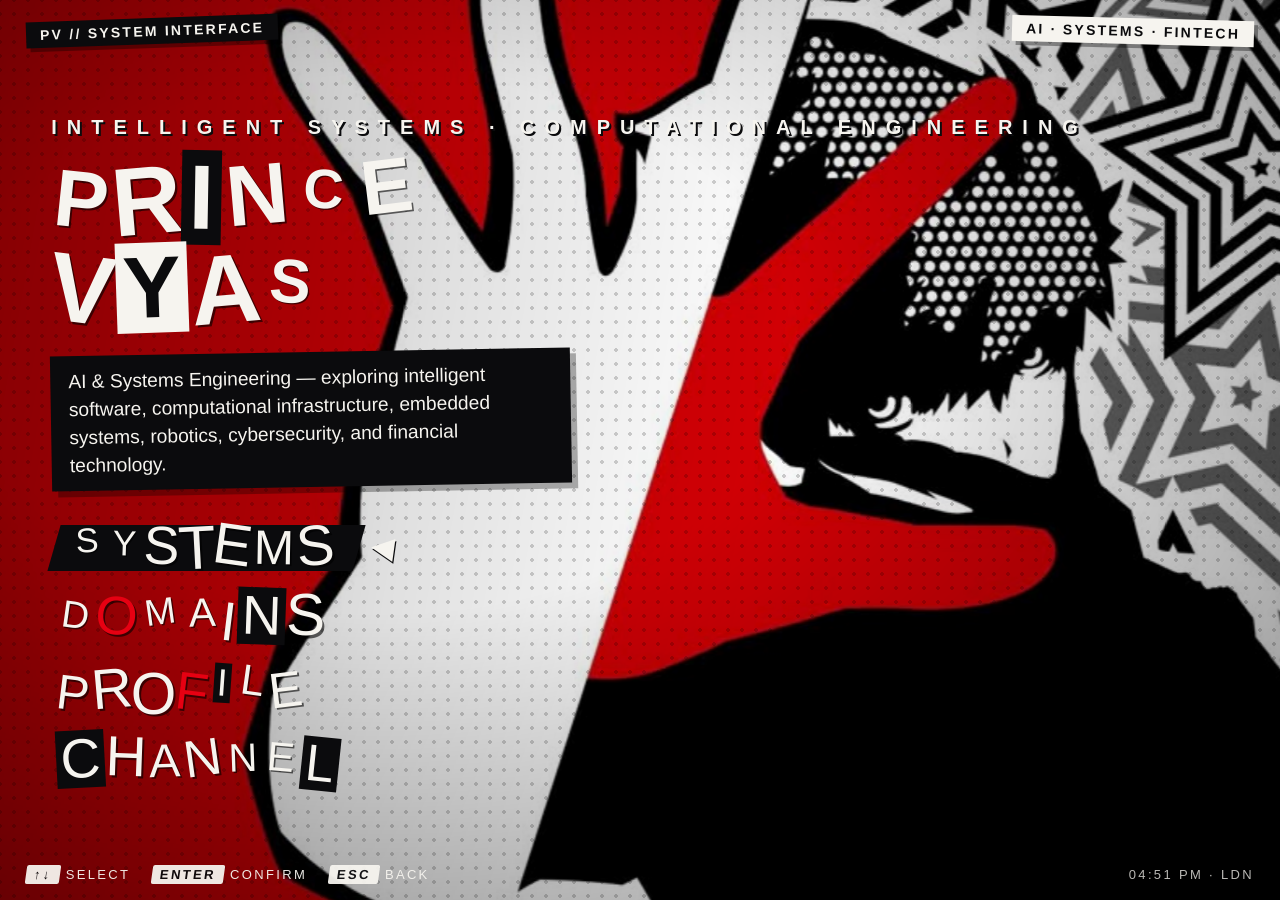
<file: index.html>
<!DOCTYPE html>
<html lang="en">
<head>
<meta charset="UTF-8">
<meta name="viewport" content="width=device-width, initial-scale=1.0">
<title>Prince Vyas · AI, Systems Engineering, Embedded, Cybersecurity & FinTech</title>
<meta name="description" content="Prince Vyas — student builder exploring AI, systems engineering, embedded systems, robotics, cybersecurity, cloud infrastructure, distributed systems, automation and FinTech.">
<meta name="keywords" content="Prince Vyas, AI, artificial intelligence, systems engineering, software engineering, embedded systems, robotics, cybersecurity, cloud infrastructure, distributed systems, computer vision, networking, automation, FinTech, financial technology, engineering portfolio">
<link rel="canonical" href="https://zenxprince.github.io/">
<meta property="og:type" content="website">
<meta property="og:url" content="https://zenxprince.github.io/">
<meta property="og:title" content="Prince Vyas · AI / Systems / FinTech">
<meta property="og:description" content="AI, systems engineering, embedded systems, cybersecurity, robotics and FinTech portfolio by Prince Vyas.">
<meta property="og:site_name" content="Prince Vyas">
<meta name="twitter:card" content="summary_large_image">
<meta name="twitter:title" content="Prince Vyas · AI / Systems / FinTech">
<meta name="twitter:description" content="AI, systems engineering, embedded systems, cybersecurity, robotics and FinTech portfolio by Prince Vyas.">
<meta name="robots" content="index, follow, max-image-preview:large, max-snippet:-1, max-video-preview:-1">
<script type="application/ld+json">
{
  "@context": "https://schema.org",
  "@type": "Person",
  "@id": "https://zenxprince.github.io/#person",
  "name": "Prince Vyas",
  "url": "https://zenxprince.github.io/",
  "description": "Student and technology builder exploring AI, systems engineering, embedded systems, robotics, cybersecurity and digital infrastructure.",
  "sameAs": [
    "https://www.linkedin.com/in/prince-vyas-86621b430",
    "https://github.com/ZenxPrince"
  ],
  "jobTitle": "Student and Technology Builder",
  "knowsAbout": [
    "Artificial Intelligence",
    "Systems Engineering",
    "Embedded Systems",
    "Robotics",
    "Cybersecurity",
    "Cloud Infrastructure",
    "Distributed Systems",
    "Automation",
    "Financial Technology"
  ]
}
</script>
<link rel="stylesheet" href="css/style.css">
</head>
<body data-screen="home">

<!-- Background art layers -->
<div id="bg" aria-hidden="true">
  <div class="bg-layer" id="bg-stripes"></div>
  <svg class="bg-star" style="left:6%;top:8%;width:26vmax;height:26vmax" viewBox="0 0 100 100">
    <polygon points="50,0 60,35 98,35 68,57 78,94 50,72 22,94 32,57 2,35 40,35" fill="#000"/>
  </svg>
  <svg class="bg-star s2" style="right:4%;bottom:6%;width:34vmax;height:34vmax" viewBox="0 0 100 100">
    <polygon points="50,0 60,35 98,35 68,57 78,94 50,72 22,94 32,57 2,35 40,35" fill="#fff"/>
  </svg>
  <!-- Per-screen menu artwork: assets/menus/<screen>.jpg
       Each falls back to the CSS stripes if its file is missing -->
  <img class="menu-art" id="art-home" src="assets/menus/home.jpg" alt=""
       onload="document.body.classList.add('has-art-home')" onerror="this.remove()">
  <img class="menu-art" id="art-skills" src="assets/menus/skills.jpg" alt=""
       onload="document.body.classList.add('has-art-skills')" onerror="this.remove()">
  <img class="menu-art" id="art-about" src="assets/menus/about.jpg" alt=""
       onload="document.body.classList.add('has-art-about')" onerror="this.remove()">
  <img class="menu-art" id="art-contact" src="assets/menus/contact.jpg" alt=""
       onload="document.body.classList.add('has-art-contact')" onerror="this.remove()">
  <div class="bg-layer" id="bg-halftone"></div>
  <div class="bg-layer" id="bg-vignette"></div>
</div>
<div id="slash" aria-hidden="true"></div>

<!-- Hero art: drop your file at assets/hero.png (transparent PNG looks best) -->

<!-- Screen transition wipe -->
<div id="wipe" aria-hidden="true">
  <div class="pane p3"></div>
  <div class="pane p2"></div>
  <div class="pane p1"></div>
  <div class="flash"></div>
</div>

<!-- Custom animated cursor + select sound -->
<div id="cursor" class="target-cursor" aria-hidden="true">
  <span class="tc-corner tc-tl"></span>
  <span class="tc-corner tc-tr"></span>
  <span class="tc-corner tc-bl"></span>
  <span class="tc-corner tc-br"></span>
  <span class="tc-dot"></span>
</div>
<audio id="sfx-select" src="assets/sfx/select.mp3" preload="auto"></audio>

<div id="shell">
  <div id="hud-top">
    <div class="hud-tag">PV // SYSTEM INTERFACE</div>
    <div class="hud-tag alt">AI · SYSTEMS · FINTECH</div>
  </div>

  <div id="stage">

    <!-- HOME -->
    <section class="screen active" id="screen-home" aria-label="Main menu">
      <div id="intro-eyebrow">Intelligent systems · computational engineering</div>
      <h1 id="big-name" class="cursor-target">
        <span class="ransom" data-ransom="PRINCE"></span>
        <span class="ransom" data-ransom="VYAS"></span>
      </h1>
      <p id="tagline">
        AI & Systems Engineering — exploring intelligent software, computational infrastructure,
        embedded systems, robotics, cybersecurity, and financial technology.
      </p>
      <nav id="menu" aria-label="Sections">
        <button class="menu-item sel cursor-target" data-target="projects">
          <span class="ransom" data-ransom="SYSTEMS"></span><span class="cursor-mark">◀</span>
        </button>
        <button class="menu-item cursor-target" data-target="skills">
          <span class="ransom" data-ransom="DOMAINS"></span><span class="cursor-mark">◀</span>
        </button>
        <button class="menu-item cursor-target" data-target="about">
          <span class="ransom" data-ransom="PROFILE"></span><span class="cursor-mark">◀</span>
        </button>
        <button class="menu-item cursor-target" data-target="contact">
          <span class="ransom" data-ransom="CHANNEL"></span><span class="cursor-mark">◀</span>
        </button>
      </nav>
    </section>

    <!-- PROJECTS -->
    <section class="screen sub" id="screen-projects" aria-label="Projects">
      <div class="screen-head"><span class="ransom" data-ransom="SYSTEMS"></span></div>
      <button class="back-hint cursor-target" data-back>ESC · Back</button>
      <div class="grid-label"><span class="bar"></span>Current systems / explorations</div>
      <div id="feat-grid" class="grid"></div>
      <div class="grid-label"><span class="bar"></span>Public GitHub surface</div>
      <div id="repo-status">Contacting GitHub…</div>
      <div id="repo-grid" class="grid"></div>
    </section>

    <!-- SKILLS -->
    <section class="screen sub" id="screen-skills" aria-label="Skills">
      <div class="screen-head"><span class="ransom" data-ransom="DOMAINS"></span></div>
      <button class="back-hint cursor-target" data-back>ESC · Back</button>
      <div id="skills-body"></div>
    </section>

    <!-- ABOUT -->
    <section class="screen sub align-right" id="screen-about" aria-label="Profile">
      <div class="screen-head"><span class="ransom" data-ransom="PROFILE"></span></div>
      <button class="back-hint cursor-target" data-back>ESC · Back</button>
      <div class="paper">
        <div class="profile-mark" aria-hidden="true">PV</div>
        <p class="quote">
          I’m a student and builder drawn to problems that sit between disciplines.
        </p>
        <br>
        <p>
          My interests span <strong>Artificial Intelligence, Software Engineering, Robotics,
          Embedded Systems, Electronics, Cybersecurity, Cloud Infrastructure, Distributed Systems,
          Spatial Computing, and Automation.</strong>
        </p>
        <br>
        <p>
          I’m particularly interested in how these fields intersect — using software and AI to
          control physical systems, extend computation, and build integrated technology systems.
          I enjoy learning unfamiliar technologies, breaking complex problems into systems,
          experimenting with ideas, and turning concepts into working prototypes.
        </p>
        <br>
        <p>
          Beyond technology, I’m interested in <strong>entrepreneurship, finance, engineering,
          physics, and scientific discovery.</strong> I’m interested in becoming an engineer who
          can move across domains, connect ideas, and build useful systems from first principles.
        </p>
        <br>
        <p class="micro">
          CORE SURFACE · AI / SYSTEMS / EMBEDDED / ROBOTICS / SECURITY / INFRASTRUCTURE / FINTECH
        </p>
      </div>
      <a class="cv-btn cursor-target" href="https://github.com/ZenxPrince" target="_blank" rel="noopener">
        <span>↗ Explore GitHub</span>
      </a>
      <a class="cv-btn cursor-target" href="https://www.linkedin.com/in/prince-vyas-86621b430" target="_blank" rel="noopener">
        <span>↗ LinkedIn</span>
      </a>
    </section>

    <!-- CONTACT -->
    <section class="screen sub align-right" id="screen-contact" aria-label="Contact">
      <div class="screen-head"><span class="ransom" data-ransom="CHANNEL"></span></div>
      <button class="back-hint cursor-target" data-back>ESC · Back</button>
      <div class="paper" style="max-width:620px">
        <p>
          Open channel for <strong>technical conversations, collaboration, engineering,
          research, and FinTech / technology opportunities.</strong>
        </p>
        <br>
        <p class="micro">STEALTH / PRIVATE SYSTEMS MAY NOT BE PUBLICLY DISCLOSED.</p>
      </div>
      <div class="contact-list">
        <a class="contact-chip cursor-target" href="https://github.com/ZenxPrince" target="_blank" rel="noopener"><span>GitHub ↗</span></a>
        <a class="contact-chip cursor-target" href="https://www.linkedin.com/in/prince-vyas-86621b430" target="_blank" rel="noopener"><span>LinkedIn ↗</span></a>
      </div>
    </section>

  </div>

  <div id="hud-bottom">
    <span><span class="key">↑↓</span>Select</span>
    <span><span class="key">Enter</span>Confirm</span>
    <span><span class="key">Esc</span>Back</span>
    <span style="margin-left:auto;opacity:.8" id="clock"></span>
  </div>
</div>

<!-- MVC: model = data, view = DOM, controller = events -->
<script src="js/model.js" defer></script>
<script src="js/view.js" defer></script>
<script src="js/controller.js" defer></script>

<!-- MOBILE SYSTEMS INTERFACE -->
<main id="mobile-app" aria-label="Prince Vyas mobile portfolio">
  <header class="ms-header">
    <a class="ms-brand" href="#mobile-top" aria-label="Prince Vyas home">PV<span>/</span></a>
    <div class="ms-header-status">SYS.<i></i> ONLINE</div>
    <button id="ms-menu-btn" class="ms-menu-btn" type="button" aria-expanded="false" aria-controls="ms-menu">MENU <span>+</span></button>
  </header>

  <div id="ms-menu" class="ms-menu-panel">
    <a href="#mobile-top" data-ms-jump>00 / HOME</a>
    <a href="#ms-systems" data-ms-jump>01 / SYSTEMS</a>
    <a href="#ms-domains" data-ms-jump>02 / DOMAINS</a>
    <a href="#ms-profile" data-ms-jump>03 / PROFILE</a>
    <a href="#ms-channel" data-ms-jump>04 / CHANNEL</a>
  </div>

  <section id="mobile-top" class="ms-hero">
    <div class="ms-kicker">PRINCE VYAS // PERSONAL SYSTEMS ARCHIVE</div>
    <h1>BUILDING<br><span>SYSTEMS</span><br>BETWEEN<br>DOMAINS.</h1>
    <p>AI · SYSTEMS ENGINEERING · EMBEDDED · ROBOTICS · CYBERSECURITY · FINTECH</p>
    <div class="ms-hero-readout"><span>ARCHIVE / <b id="ms-year"></b></span><span>PUBLIC SYSTEMS / <b id="ms-count"></b></span></div>
  </section>

  <section id="ms-systems" class="ms-section">
    <div class="ms-section-head"><span>01</span><h2>SYSTEM INDEX</h2><em>SELECT / REVEAL</em></div>
    <div id="ms-system-list" class="ms-system-list"></div>
  </section>

  <section id="ms-domains" class="ms-section ms-domain-section">
    <div class="ms-section-head"><span>02</span><h2>DOMAINS</h2><em>CORE SURFACE</em></div>
    <div class="ms-domain-grid">
      <span>AI / ML</span><span>AGENT SYSTEMS</span><span>SYSTEMS ENGINEERING</span><span>EMBEDDED</span><span>ROBOTICS</span><span>CYBERSECURITY</span><span>CLOUD</span><span>DISTRIBUTED SYSTEMS</span><span>COMPUTER VISION</span><span>NETWORKING</span><span>AUTOMATION</span><span>FINTECH</span>
    </div>
  </section>

  <section class="ms-section ms-github-section">
    <div class="ms-section-head"><span>03</span><h2>PUBLIC SURFACE</h2><em id="ms-github-status">CONTACTING GITHUB…</em></div>
    <div id="ms-github-grid" class="ms-repo-grid"></div>
  </section>

  <section id="ms-profile" class="ms-section ms-profile-section">
    <div class="ms-section-head"><span>04</span><h2>PROFILE</h2><em>IDENTITY</em></div>
    <div class="ms-profile-card">
      <div class="ms-profile-mark">PV</div>
      <p class="ms-lead">A student and builder drawn to problems that sit between disciplines.</p>
      <p>Interested in how software, AI and physical systems intersect — from intelligent agents and infrastructure to embedded computation, robotics, security and financial technology.</p>
      <div class="ms-profile-line">FIRST PRINCIPLES / SYSTEMS THINKING / PROTOTYPING</div>
    </div>
  </section>

  <section id="ms-channel" class="ms-section ms-channel-section">
    <div class="ms-section-head"><span>05</span><h2>CHANNEL</h2><em>OPEN</em></div>
    <p class="ms-channel-copy">Technical conversations, collaboration, research and technology / FinTech opportunities.</p>
    <div class="ms-actions">
      <a class="ms-main-button" href="https://github.com/ZenxPrince" target="_blank" rel="noopener"><span>GITHUB</span><b>↗</b></a>
      <a class="ms-main-button" href="https://www.linkedin.com/in/prince-vyas-86621b430" target="_blank" rel="noopener"><span>LINKEDIN</span><b>↗</b></a>
    </div>
    <div class="ms-private">STEALTH / PRIVATE SYSTEMS MAY NOT BE PUBLICLY DISCLOSED.</div>
  </section>

  <footer class="ms-footer"><span>PV // SYSTEMS ARCHIVE</span><span>BLACK / RED / LIGHT / DEPTH</span></footer>
</main>
<script src="js/mobile.js" defer></script>
</body>
</html>
</file>
<file: css/style.css>
:root{
  --red:#e60012;
  --red-deep:#7f000a;
  --black:#0b0b0d;
  --white:#f6f4ef;
  --ink:#111;
}
*{margin:0;padding:0;box-sizing:border-box;}
html,body{height:100%;}
body{
  background:var(--black);
  color:var(--white);
  font-family:'Barlow Condensed','Arial Narrow',Arial,sans-serif;
  overflow:hidden;
  -webkit-font-smoothing:antialiased;
  user-select:none;
}
.display{font-family:'Archivo Black','Arial Black',Impact,sans-serif;}

/* ============ BACKGROUND LAYERS ============ */
#bg{position:fixed;inset:-6vmax;z-index:0;pointer-events:none;}
.bg-layer{position:absolute;inset:0;will-change:transform;}
#bg-stripes{
  background:repeating-linear-gradient(115deg,
    var(--red) 0 46px, var(--red-deep) 46px 52px,
    var(--red) 52px 120px, #c4000f 120px 126px);
  animation:stripeDrift 22s linear infinite;
}
@keyframes stripeDrift{from{background-position:0 0;}to{background-position:520px 0;}}
#bg-halftone{
  background-image:radial-gradient(circle, rgba(0,0,0,.35) 1.6px, transparent 1.7px);
  background-size:14px 14px;
  mix-blend-mode:multiply;
  animation:halftoneDrift 30s linear infinite;
}
@keyframes halftoneDrift{from{background-position:0 0;}to{background-position:-140px 140px;}}
#bg-vignette{
  background:radial-gradient(ellipse at 32% 40%, transparent 30%, rgba(0,0,0,.72) 100%);
}
.bg-star{position:absolute;opacity:.16;animation:spin 60s linear infinite;transform-origin:center;}
.bg-star.s2{animation-duration:90s;animation-direction:reverse;opacity:.1;}
@keyframes spin{to{transform:rotate(360deg);}}

/* big black slash behind the menu, like a torn silhouette */
#slash{
  position:fixed;z-index:1;inset:0;pointer-events:none;
  background:var(--black);
  clip-path:polygon(58% 0, 100% 0, 100% 100%, 40% 100%, 52% 62%, 45% 60%, 60% 24%, 51% 22%);
  transition:clip-path .8s cubic-bezier(.8,0,.15,1);
}
body[data-screen]:not([data-screen="home"]) #slash{
  clip-path:polygon(0 0, 100% 0, 100% 100%, 0 100%, 0 62%, 0 60%, 0 24%, 0 22%);
}

/* ============ SHELL / HUD ============ */
#shell{position:relative;z-index:2;height:100%;display:flex;flex-direction:column;}
#hud-top{
  display:flex;justify-content:space-between;align-items:flex-start;
  padding:18px 26px 0;letter-spacing:.14em;font-weight:600;
}
.hud-tag{
  background:var(--black);color:var(--white);
  padding:5px 14px;transform:rotate(-2deg);
  font-size:14px;text-transform:uppercase;
  box-shadow:4px 4px 0 rgba(0,0,0,.35);
}
.hud-tag.alt{background:var(--white);color:var(--black);transform:rotate(1.5deg);}
#hud-bottom{
  padding:0 26px 16px;display:flex;gap:22px;align-items:center;
  font-size:13px;letter-spacing:.18em;text-transform:uppercase;opacity:.95;
}
#hud-bottom .key{
  display:inline-block;background:var(--white);color:var(--black);
  padding:2px 8px;margin-right:6px;font-weight:700;transform:skewX(-8deg);
  border-radius:2px;
}
#stage{flex:1;position:relative;overflow:hidden;}

/* ============ SCREENS ============ */
.screen{
  position:absolute;inset:0;padding:2vh 4vw;
  display:none;overflow-y:auto;overflow-x:hidden;
  scrollbar-width:thin;scrollbar-color:var(--red) transparent;
}
.screen.active{display:block;}
.screen::-webkit-scrollbar{width:8px;}
.screen::-webkit-scrollbar-thumb{background:var(--red);}

/* ---------- HOME ---------- */
#screen-home{display:none;padding:0 4vw;}
#screen-home.active{display:flex;flex-direction:column;justify-content:center;min-height:0;}
#intro-eyebrow{
  font-size:clamp(14px,1.6vw,20px);letter-spacing:.5em;text-transform:uppercase;
  margin-bottom:1.2vh;font-weight:700;text-shadow:2px 2px 0 var(--black);
}
#big-name{line-height:.88;margin-bottom:1.8vh;max-width:100%;}
#big-name .ransom{font-size:clamp(42px,7vw,100px);display:block;white-space:nowrap;}
#tagline{
  max-width:520px;font-size:clamp(15px,1.5vw,20px);line-height:1.45;
  background:var(--black);padding:12px 18px;transform:rotate(-1deg);
  box-shadow:6px 6px 0 rgba(0,0,0,.3);
}
#menu{margin-top:2.8vh;display:flex;flex-direction:column;align-items:flex-start;gap:.6vh;}
.menu-item{
  background:none;border:0;cursor:pointer;color:var(--white);
  text-align:left;position:relative;padding:2px 14px 2px 4px;
  transform:translateX(-60px);opacity:0;
}
.menu-item .ransom{font-size:clamp(26px,4.2vw,56px);}
.loaded .menu-item{animation:menuIn .55s cubic-bezier(.2,1.2,.3,1) forwards;}
.menu-item:nth-child(1){animation-delay:.15s;}
.menu-item:nth-child(2){animation-delay:.25s;}
.menu-item:nth-child(3){animation-delay:.35s;}
.menu-item:nth-child(4){animation-delay:.45s;}
@keyframes menuIn{to{transform:translateX(0);opacity:1;}}
.menu-item::before{
  content:"";position:absolute;left:-4%;top:18%;height:70%;width:0;
  background:var(--black);transform:skewX(-16deg);z-index:-1;
  transition:width .18s cubic-bezier(.7,0,.3,1);
}
.menu-item.sel::before{width:108%;}
.menu-item.sel{transform:translateX(14px) !important;}
.menu-item.sel .ch{color:var(--white);}
.menu-item.sel .ch.box{background:var(--red);color:var(--white);}
.menu-item.sel .ch.boxw{background:var(--white);color:var(--black);}
.menu-item:focus-visible{outline:3px dashed var(--white);outline-offset:4px;}
.cursor-mark{
  position:absolute;right:-46px;top:50%;transform:translateY(-50%) rotate(8deg);
  font-size:clamp(18px,2.4vw,30px);opacity:0;transition:opacity .12s;
  color:var(--white);text-shadow:2px 2px 0 var(--black);
}
.menu-item.sel .cursor-mark{opacity:1;animation:pulse 0.9s ease-in-out infinite;}
@keyframes pulse{0%,100%{transform:translateY(-50%) rotate(8deg) scale(1);}50%{transform:translateY(-50%) rotate(8deg) scale(1.18);}}

/* ---------- RANSOM LETTERS ---------- */
.ransom{display:inline-block;white-space:nowrap;}
.ransom .ch{
  display:inline-block;line-height:1;padding:0 .01em;
  transition:transform .15s;
}
.ransom .ch.box{background:var(--black);color:var(--white);padding:.02em .08em;margin:0 .03em;}
.ransom .ch.boxw{background:var(--white);color:var(--black);padding:.02em .08em;margin:0 .03em;}
.ransom .ch.red{color:var(--red);text-shadow:1px 1px 0 var(--black);}
.menu-item:hover .ch,.menu-item.sel .ch{animation:jitter .35s ease both;}
.menu-item:hover .ch:nth-child(odd){animation-delay:.03s;}
.menu-item:hover .ch:nth-child(3n){animation-delay:.06s;}
@keyframes jitter{
  0%{transform:var(--t) translateY(0);}
  35%{transform:var(--t) translateY(-6px) rotate(3deg);}
  70%{transform:var(--t) translateY(2px) rotate(-2deg);}
  100%{transform:var(--t) translateY(0);}
}

/* ---------- SUB-SCREEN CHROME ---------- */
.sub{background:transparent;}
.sub .screen-head{margin:1vh 0 3.5vh;position:relative;display:inline-block;}
.sub .screen-head .ransom{font-size:clamp(38px,6vw,84px);}
.sub .screen-head::after{
  content:"";position:absolute;left:-6px;bottom:-10px;height:10px;width:105%;
  background:var(--red);transform:skewX(-24deg);
}
.back-hint{
  display:inline-block;margin-left:22px;vertical-align:middle;
  font-size:13px;letter-spacing:.2em;text-transform:uppercase;
  background:var(--white);color:var(--black);padding:4px 10px;transform:rotate(-2deg);
  cursor:pointer;border:0;font-weight:700;font-family:inherit;
}
.back-hint:hover{background:var(--red);color:var(--white);}

/* ---------- PROJECTS ---------- */
#repo-status{font-size:15px;letter-spacing:.2em;text-transform:uppercase;margin-bottom:2vh;opacity:.85;}
.grid{
  display:grid;grid-template-columns:repeat(auto-fill,minmax(330px,1fr));
  gap:26px 34px;padding-top:14px;
}
#repo-grid{padding-bottom:6vh;}
.card{
  color:var(--ink);position:relative;
  padding:20px 22px 18px;cursor:pointer;text-decoration:none;display:block;
  transform:rotate(var(--tilt)) translateY(24px);opacity:0;
  transition:transform .18s cubic-bezier(.7,0,.3,1), filter .18s;
  filter:drop-shadow(7px 7px 0 rgba(0,0,0,.5));
}
.card::before{
  content:"";position:absolute;inset:0;background:var(--white);
  clip-path:polygon(0 6%, 3% 0, 100% 0, 100% 88%, 97% 100%, 0 100%);
}
.card>*{position:relative;}
.screen.active .card{animation:cardIn .5s cubic-bezier(.2,1.1,.3,1) forwards;animation-delay:var(--d);}
@keyframes cardIn{to{transform:rotate(var(--tilt)) translateY(0);opacity:1;}}
.card:hover{
  transform:rotate(0deg) scale(1.03) !important;
  filter:drop-shadow(10px 10px 0 var(--black));
  z-index:3;
}
.card .lang{
  position:absolute;top:-12px;right:14px;
  background:var(--black);color:var(--white);
  font-weight:700;font-size:13px;letter-spacing:.14em;text-transform:uppercase;
  padding:4px 12px;transform:rotate(2deg);
}
.card .lang::before{content:"";display:inline-block;width:9px;height:9px;border-radius:50%;
  background:var(--lc,var(--red));margin-right:7px;}
.card h3{
  font-family:'Archivo Black','Arial Black',Impact,sans-serif;
  font-size:21px;line-height:1.05;text-transform:uppercase;
  margin-bottom:10px;word-break:break-word;
}
.card h3 em{font-style:normal;color:var(--red);}
.card p{font-size:15.5px;line-height:1.4;min-height:44px;color:#2c2c2c;}
.card .meta{
  margin-top:14px;display:flex;justify-content:space-between;align-items:center;
  font-size:13px;letter-spacing:.12em;text-transform:uppercase;font-weight:700;
}
.card .meta .go{
  background:var(--red);color:var(--white);padding:4px 12px;transform:skewX(-10deg);
  transition:background .15s;
}
.card:hover .meta .go{background:var(--black);}

/* ---------- FEATURED CARDS ---------- */
.card.feat{color:var(--white);filter:drop-shadow(7px 7px 0 var(--red-deep));}
.card.feat::before{background:var(--black);}
.card.feat:hover{filter:drop-shadow(10px 10px 0 var(--red));}
.card.feat p{color:#d8d5cf;}
.card.feat h3{color:var(--white);}
.card.feat .lang{background:var(--red);}
.card.feat .meta .go{background:var(--white);color:var(--black);}
.card.feat:hover .meta .go{background:var(--red);color:var(--white);}
#feat-grid,.grid{
  display:grid;grid-template-columns:repeat(auto-fill,minmax(330px,1fr));
  gap:26px 34px;padding-top:14px;
}
#repo-grid{padding-top:14px;}
.live-dot{
  display:inline-block;width:9px;height:9px;border-radius:50%;
  background:#3dff6e;margin-right:7px;animation:liveBlink 1.1s ease-in-out infinite;
}
@keyframes liveBlink{0%,100%{opacity:1;}50%{opacity:.25;}}
.grid-label{
  font-family:'Archivo Black','Arial Black',Impact,sans-serif;
  font-size:clamp(15px,1.7vw,20px);text-transform:uppercase;letter-spacing:.12em;
  margin:3.5vh 0 2vh;text-shadow:2px 2px 0 var(--black);
}
.grid-label .bar{display:inline-block;width:34px;height:12px;background:var(--white);
  transform:skewX(-24deg);margin-right:12px;vertical-align:baseline;}

/* ---------- SKILLS ---------- */
.skill-group{margin-bottom:5vh;max-width:920px;}
.skill-group h3{
  display:inline-block;background:var(--white);color:var(--black);
  font-family:'Archivo Black','Arial Black',Impact,sans-serif;
  font-size:clamp(18px,2.2vw,26px);text-transform:uppercase;
  padding:6px 16px;transform:rotate(-1.5deg);margin-bottom:2.4vh;
  box-shadow:5px 5px 0 var(--black);
}
.skill-row{display:flex;align-items:center;gap:18px;margin-bottom:12px;}
.skill-row .name{
  width:220px;flex-shrink:0;font-size:17px;font-weight:700;
  letter-spacing:.1em;text-transform:uppercase;text-shadow:1px 1px 0 var(--black);
}
.skill-bar{
  flex:1;height:20px;background:rgba(0,0,0,.55);position:relative;
  transform:skewX(-18deg);overflow:hidden;max-width:520px;
}
.skill-bar .fill{
  position:absolute;inset:0;width:0;background:var(--white);
  background-image:repeating-linear-gradient(90deg,transparent 0 26px, rgba(230,0,18,.22) 26px 30px);
  transition:width .9s cubic-bezier(.2,1,.3,1);
}
.skill-row .lv{
  font-family:'Archivo Black','Arial Black',Impact,sans-serif;
  font-size:15px;width:70px;text-align:right;text-shadow:2px 2px 0 var(--black);
}

/* ---------- ABOUT / CONTACT ---------- */
.paper{
  max-width:760px;background:var(--white);color:var(--ink);
  padding:30px 34px;font-size:18px;line-height:1.55;
  clip-path:polygon(0 4%, 2% 0, 100% 0, 100% 94%, 98% 100%, 0 100%);
  transform:rotate(-.6deg);box-shadow:10px 10px 0 rgba(0,0,0,.55);
  margin-bottom:4vh;
}
.paper strong{color:var(--red);}
.paper .stamp{
  display:inline-block;background:var(--black);color:var(--white);
  padding:2px 8px;transform:rotate(-2deg);font-weight:700;
}
.contact-list{display:flex;flex-wrap:wrap;gap:20px;padding-bottom:6vh;}
.contact-chip{
  background:var(--black);color:var(--white);text-decoration:none;
  font-family:'Archivo Black','Arial Black',Impact,sans-serif;
  font-size:clamp(16px,2vw,22px);text-transform:uppercase;
  padding:14px 26px;transform:skewX(-8deg) rotate(-1deg);
  transition:transform .15s, background .15s, color .15s;
  box-shadow:6px 6px 0 rgba(0,0,0,.4);
}
.contact-chip span{display:inline-block;transform:skewX(8deg);}
.contact-chip:hover{background:var(--white);color:var(--red);transform:skewX(-8deg) rotate(0) scale(1.06);}

/* ============ IMAGE SLOTS ============ */
/* 1. Hero art — big character/portrait on the right, over the black slash */
#hero-art{
  position:fixed;right:0;bottom:0;z-index:1;
  height:min(92vh,900px);max-width:46vw;object-fit:contain;object-position:bottom right;
  filter:drop-shadow(-14px 10px 0 rgba(230,0,18,.85)) drop-shadow(-4px 4px 12px rgba(0,0,0,.6));
  pointer-events:none;
  transition:transform .8s cubic-bezier(.8,0,.15,1), opacity .5s;
}
body[data-screen]:not([data-screen="home"]) #hero-art{
  transform:translateX(60%) skewX(-6deg);opacity:0;
}
@media (max-width:900px){#hero-art{max-width:70vw;opacity:.5;}}

/* 2. Project card thumbnails */
.card .thumb{
  margin:-20px -22px 14px;height:150px;overflow:hidden;position:relative;
  clip-path:polygon(0 0, 100% 0, 100% 82%, 0 100%);
  background:var(--black);
}
.card .thumb img{
  width:100%;height:100%;object-fit:cover;
  filter:grayscale(.9) contrast(1.15);
  transition:filter .2s, transform .3s;
}
.card:hover .thumb img{filter:grayscale(0) contrast(1.05);transform:scale(1.05);}
.card .thumb::after{
  content:"";position:absolute;inset:0;
  background:linear-gradient(115deg, transparent 78%, var(--red) 78.5%);
}

/* 3. About photo — taped-up polaroid */
.about-photo{
  float:right;width:min(240px,38%);margin:0 0 14px 22px;
  background:var(--white);padding:10px 10px 34px;
  transform:rotate(3deg);
  box-shadow:8px 8px 0 rgba(0,0,0,.35);
  position:relative;
}
.about-photo img{width:100%;display:block;filter:contrast(1.05);}
.about-photo::before{
  content:"";position:absolute;top:-12px;left:50%;transform:translateX(-50%) rotate(-4deg);
  width:90px;height:26px;background:var(--red);opacity:.9;
  clip-path:polygon(4% 0, 96% 8%, 100% 92%, 0 100%);
}
.about-photo figcaption{
  text-align:center;margin-top:8px;font-weight:700;letter-spacing:.14em;
  text-transform:uppercase;font-size:12px;color:var(--ink);
}

/* ============ WIPE TRANSITION ============ */
#wipe{position:fixed;inset:-10%;z-index:50;pointer-events:none;}
#wipe .pane{
  position:absolute;inset:0;transform:translateX(-130%) skewX(-14deg);
}
#wipe .p1{background:var(--red);}
#wipe .p2{background:var(--black);}
#wipe .p3{background:var(--white);}
#wipe.go .pane{animation:wipeAcross .7s cubic-bezier(.75,0,.2,1) forwards;}
#wipe.go .p2{animation-delay:.06s;}
#wipe.go .p1{animation-delay:.12s;}
@keyframes wipeAcross{
  0%{transform:translateX(-130%) skewX(-14deg);}
  45%{transform:translateX(0%) skewX(-14deg);}
  55%{transform:translateX(0%) skewX(-14deg);}
  100%{transform:translateX(130%) skewX(-14deg);}
}
#wipe .flash{
  position:absolute;inset:0;background:var(--white);opacity:0;
}
#wipe.go .flash{animation:flash .7s linear forwards;}
@keyframes flash{0%,44%{opacity:0;}48%{opacity:1;}56%{opacity:0;}100%{opacity:0;}}

/* ============ CUSTOM ANIMATED CURSOR ============ */
@media (pointer:fine){
  body.cursor-on, body.cursor-on *{cursor:none !important;}
}
#cursor{
  position:fixed;left:0;top:0;width:48px;height:48px;z-index:9999;
  pointer-events:none;display:none;
  will-change:transform;
  background-repeat:no-repeat;background-position:0 0;
  background-image:url("../assets/cursors/normal.png");
  margin:-3px 0 0 -4px; /* NORMAL hotspot */
}
#cursor.link{
  background-image:url("../assets/cursors/link.png");
  margin:-6px 0 0 -6px; /* LINK_SELECT hotspot */
}

/* clickable name */
#big-name{cursor:pointer;width:max-content;}
#big-name:hover .ch{animation:jitter .35s ease both;}
#big-name:hover .ch:nth-child(odd){animation-delay:.03s;}
#big-name:hover .ch:nth-child(3n){animation-delay:.06s;}
#big-name:active{transform:scale(.985);}

/* ============ PER-SCREEN MENU ARTWORK ============ */
/* Each screen can have its own art at assets/menus/<screen>.jpg.
   Missing files remove themselves; the CSS stripes show through. */
.menu-art{
  position:absolute;inset:0;width:100%;height:100%;object-fit:cover;
  opacity:0;will-change:transform;pointer-events:none;
  transition:opacity .55s ease;
}
body[data-screen="home"]     #art-home,
body[data-screen="projects"] #art-projects,
body[data-screen="skills"]   #art-skills,
body[data-screen="about"]    #art-about,
body[data-screen="contact"]  #art-contact{opacity:1;}

/* the home artwork carries its own black diagonal — drop the CSS slash */
body.has-art-home #slash{display:none;}
/* soften the halftone overlay whenever a screen's art is showing */
body.has-art-home[data-screen="home"] #bg-halftone,
body.has-art-projects[data-screen="projects"] #bg-halftone,
body.has-art-skills[data-screen="skills"] #bg-halftone,
body.has-art-about[data-screen="about"] #bg-halftone,
body.has-art-contact[data-screen="contact"] #bg-halftone{opacity:.5;}

/* readability scrims — darken the side the content sits on */
body.has-art-home[data-screen="home"] #bg-vignette,
body.has-art-skills[data-screen="skills"] #bg-vignette{
  background:
    linear-gradient(100deg, rgba(0,0,0,.42) 0%, rgba(0,0,0,.12) 36%, transparent 58%),
    radial-gradient(ellipse at 32% 40%, transparent 30%, rgba(0,0,0,.55) 100%);
}
body.has-art-contact[data-screen="contact"] #bg-vignette{
  background:
    linear-gradient(260deg, rgba(0,0,0,.48) 0%, rgba(0,0,0,.14) 38%, transparent 60%),
    radial-gradient(ellipse at 68% 40%, transparent 30%, rgba(0,0,0,.55) 100%);
}
/* the About art's star pattern is busy — heavier scrim so the header reads */
body.has-art-about[data-screen="about"] #bg-vignette{
  background:
    linear-gradient(260deg, rgba(0,0,0,.72) 0%, rgba(0,0,0,.3) 42%, transparent 64%),
    radial-gradient(ellipse at 68% 40%, transparent 25%, rgba(0,0,0,.6) 100%);
}
body.has-art-home #menu .ch:not(.box):not(.boxw),
body.has-art-home #big-name .ch:not(.box):not(.boxw){
  text-shadow:2px 2px 0 rgba(0,0,0,.6);
}

/* ============ RIGHT-ALIGNED SCREENS (art on the left) ============ */
.screen.align-right.active{
  display:flex;flex-direction:column;align-items:flex-end;
}
.screen.align-right .contact-list{justify-content:flex-end;}
.screen.align-right .paper{transform:rotate(.6deg);}
.screen.align-right .about-photo{
  float:left;margin:0 22px 14px 0;transform:rotate(-3deg);
}
@media (max-width:820px){
  /* on small screens the art is mostly behind content anyway — keep it simple */
  .screen.align-right.active{align-items:stretch;}
  .screen.align-right .contact-list{justify-content:flex-start;}
}

/* ============ CV DOWNLOAD BUTTON ============ */
.cv-btn{
  display:inline-block;margin-bottom:6vh;text-decoration:none;
  background:var(--red);color:var(--white);
  font-family:'Archivo Black','Arial Black',Impact,sans-serif;
  font-size:clamp(17px,2.2vw,24px);text-transform:uppercase;letter-spacing:.06em;
  padding:16px 30px;transform:skewX(-8deg) rotate(-1deg);
  box-shadow:7px 7px 0 var(--black);
  transition:transform .15s, background .15s, color .15s, box-shadow .15s;
}
.cv-btn span{display:inline-block;transform:skewX(8deg);}
.cv-btn:hover{
  background:var(--white);color:var(--red);
  transform:skewX(-8deg) rotate(0) scale(1.05);
  box-shadow:10px 10px 0 var(--black);
}
.cv-btn:active{transform:skewX(-8deg) scale(.97);}

/* ============ CONTACT FORM ============ */
#contact-form{width:100%;}
.form-head{
  font-family:'Archivo Black','Arial Black',Impact,sans-serif;
  font-size:clamp(18px,2.2vw,24px);text-transform:uppercase;
  margin-bottom:18px;position:relative;display:inline-block;
}
.form-head::after{
  content:"";position:absolute;left:0;bottom:-6px;height:7px;width:100%;
  background:var(--red);transform:skewX(-24deg);
}
.field{display:block;margin-bottom:14px;}
.field span{
  display:block;font-weight:700;letter-spacing:.14em;text-transform:uppercase;
  font-size:12px;margin-bottom:5px;
}
.field input,.field textarea{
  width:100%;border:3px solid var(--black);background:#fff;color:var(--ink);
  padding:10px 12px;font-family:inherit;font-size:16px;
  transform:skewX(-2deg);transition:border-color .15s, box-shadow .15s;
}
.field input:focus,.field textarea:focus{
  outline:none;border-color:var(--red);box-shadow:4px 4px 0 var(--red);
}
.field textarea{resize:vertical;min-height:110px;}
.form-foot{display:flex;align-items:center;gap:18px;flex-wrap:wrap;margin-top:6px;}
.form-send{border:0;cursor:pointer;margin-bottom:0;font-size:17px;padding:12px 26px;}
.form-send:disabled{opacity:.55;cursor:wait;}
#form-status{
  font-weight:700;letter-spacing:.08em;font-size:13px;
  text-transform:uppercase;color:var(--ink);
}
.paper a{color:var(--red);font-weight:700;}
.paper a:hover{background:var(--red);color:var(--white);text-decoration:none;}
.paper .quote em{
  display:inline;background:var(--black);color:var(--white);
  font-style:italic;padding:1px 6px;box-decoration-break:clone;
  -webkit-box-decoration-break:clone;line-height:1.7;
}

/* Keep the home identity fully visible on shorter laptop/desktop viewports. */
@media (max-height:760px) and (min-width:701px){
  #intro-eyebrow{font-size:14px;margin-bottom:.7vh;}
  #big-name .ransom{font-size:clamp(40px,6.5vw,88px);}
  #big-name{margin-bottom:1.2vh;}
  #tagline{font-size:clamp(14px,1.35vw,18px);padding:9px 14px;}
  #menu{margin-top:1.8vh;gap:.35vh;}
  .menu-item .ransom{font-size:clamp(24px,3.5vw,48px);}
}

/* ============ RESPONSIVE / MOTION ============ */
@media (max-width:700px){
  .skill-row .name{width:130px;font-size:14px;}
  #hud-bottom{font-size:11px;gap:12px;flex-wrap:wrap;}
  .grid{
  display:grid;grid-template-columns:repeat(auto-fill,minmax(330px,1fr));
  gap:26px 34px;padding-top:14px;
}
#repo-grid{grid-template-columns:1fr;}
  .cursor-mark{right:-34px;}
}
@media (prefers-reduced-motion:reduce){
  *,*::before,*::after{animation-duration:.001s !important;transition-duration:.001s !important;}
}


/* ===================== PRINCE VYAS IDENTITY LAYER ===================== */
.profile-mark{
  float:right;
  margin:0 0 18px 26px;
  width:92px;height:92px;
  display:grid;place-items:center;
  background:var(--black);color:var(--white);
  font-family:'Archivo Black','Arial Black',Impact,sans-serif;
  font-size:30px;letter-spacing:-.06em;
  transform:rotate(4deg);
  box-shadow:8px 8px 0 var(--red);
}
.micro{
  font-size:12px !important;
  letter-spacing:.16em;
  text-transform:uppercase;
  font-weight:700;
}
.paper a{color:var(--red);font-weight:700;}
.cv-btn + .cv-btn{margin-left:10px;}
@media (max-width:720px){
  .profile-mark{float:none;margin:0 0 20px 0;}
  .cv-btn + .cv-btn{margin-left:0;margin-top:10px;}
}

/* ================================================================
   MOBILE SYSTEMS INTERFACE
   Distinct mobile experience: brutal black, restrained Persona red,
   luminous depth, layered surfaces and focus-state reveals.
   ================================================================ */
#mobile-app{display:none;}

@media (max-width:700px){
  body{overflow:auto;background:#000;color:#f4f4f4;font-family:ui-monospace,SFMono-Regular,Menlo,Monaco,Consolas,"Liberation Mono",monospace;user-select:text;}
  body > #bg, body > #slash, body > #wipe, body > #cursor, body > #shell{display:none !important;}
  #mobile-app{display:block;min-height:100svh;background:#000;position:relative;overflow:hidden;}
  #mobile-app::before{content:"";position:fixed;inset:0;pointer-events:none;z-index:20;background:radial-gradient(circle at 50% 0,rgba(230,0,18,.045),transparent 35%),linear-gradient(90deg,transparent 49.8%,rgba(255,255,255,.025) 50%,transparent 50.2%);}
  .ms-header{position:sticky;top:0;z-index:30;height:58px;padding:0 18px;display:grid;grid-template-columns:1fr auto 1fr;align-items:center;background:rgba(0,0,0,.88);backdrop-filter:blur(16px);border-bottom:1px solid #202020;}
  .ms-brand{color:#fff;text-decoration:none;font-weight:900;letter-spacing:-.08em;font-size:19px;}
  .ms-brand span{color:var(--red);margin-left:4px;}
  .ms-header-status{font-size:8px;letter-spacing:.18em;color:#686868;}
  .ms-header-status i{display:inline-block;width:5px;height:5px;border-radius:50%;background:var(--red);box-shadow:0 0 8px rgba(230,0,18,.8);margin:0 4px 1px;}
  .ms-menu-btn{justify-self:end;background:none;border:0;color:#fff;font:inherit;font-size:10px;letter-spacing:.16em;padding:10px 0 10px 10px;cursor:pointer;}
  .ms-menu-btn span{color:var(--red);font-size:17px;margin-left:5px;}
  .ms-menu-panel{position:fixed;z-index:29;top:58px;left:0;right:0;background:rgba(0,0,0,.97);border-bottom:1px solid #2a2a2a;display:grid;grid-template-columns:1fr 1fr;max-height:0;overflow:hidden;transition:max-height .35s ease;}
  .ms-menu-panel.open{max-height:240px;}
  .ms-menu-panel a{padding:17px 18px;color:#aaa;text-decoration:none;border-bottom:1px solid #1b1b1b;font-size:10px;letter-spacing:.14em;}
  .ms-menu-panel a:active,.ms-menu-panel a:hover{color:#fff;background:#100002;}
  .ms-hero{min-height:calc(100svh - 58px);padding:72px 18px 34px;display:flex;flex-direction:column;justify-content:flex-end;border-bottom:1px solid #252525;position:relative;isolation:isolate;}
  .ms-hero::after{content:"";position:absolute;right:-90px;bottom:50px;width:190px;height:190px;border:1px solid rgba(230,0,18,.2);border-radius:50%;box-shadow:0 0 60px rgba(230,0,18,.07),inset 0 0 35px rgba(255,255,255,.02);z-index:-1;}
  .ms-kicker{font-size:8px;color:#686868;letter-spacing:.2em;line-height:1.7;margin-bottom:24px;max-width:290px;}
  .ms-hero h1{font-family:ui-monospace,SFMono-Regular,Menlo,monospace;font-size:clamp(42px,13.2vw,66px);line-height:.87;letter-spacing:-.095em;font-weight:800;margin:0 0 26px;color:#f5f5f5;}
  .ms-hero h1 span{color:#fff;text-shadow:8px 8px 0 rgba(230,0,18,.14);}
  .ms-hero p{font-size:8px;line-height:1.8;color:#777;letter-spacing:.12em;max-width:340px;}
  .ms-hero-readout{display:flex;justify-content:space-between;margin-top:42px;padding-top:12px;border-top:1px solid #252525;font-size:7px;letter-spacing:.14em;color:#555;}
  .ms-hero-readout b{color:#aaa;font-weight:500;}
  .ms-section{padding:34px 18px 12px;border-bottom:1px solid #252525;}
  .ms-section-head{display:grid;grid-template-columns:28px 1fr;column-gap:9px;align-items:end;margin-bottom:18px;}
  .ms-section-head>span{grid-row:span 2;color:var(--red);font-size:10px;font-weight:700;}
  .ms-section-head h2{font-size:14px;letter-spacing:.09em;font-weight:700;}
  .ms-section-head em{font-size:7px;font-style:normal;color:#505050;letter-spacing:.14em;margin-top:5px;}
  .ms-system-list{border-top:1px solid #292929;}
  .ms-card{border-bottom:1px solid #292929;transition:opacity .35s ease,filter .35s ease;}
  .ms-card.open{opacity:1;}
  .ms-system-list:has(.ms-card.open) .ms-card:not(.open){opacity:.24;filter:brightness(.6);}
  .ms-row{width:100%;min-height:78px;padding:13px 0;display:grid;grid-template-columns:31px 1fr 8px 18px;gap:8px;align-items:center;text-align:left;background:none;border:0;color:#eee;font:inherit;cursor:pointer;}
  .ms-index{font-size:8px;color:#555;align-self:start;padding-top:5px;}
  .ms-card-main{min-width:0;display:flex;flex-direction:column;gap:6px;}
  .ms-card-title{font-size:12px;line-height:1.2;font-weight:700;letter-spacing:.02em;}
  .ms-card-tag{font-size:7px;color:#666;letter-spacing:.14em;}
  .ms-state-dot{width:5px;height:5px;border-radius:50%;background:#292929;transition:background .3s,box-shadow .3s;}
  .ms-card.open .ms-state-dot{background:var(--red);box-shadow:0 0 10px rgba(230,0,18,.65);}
  .ms-plus{font-size:18px;font-weight:300;color:#555;transition:transform .3s,color .3s;}
  .ms-card.open .ms-plus{transform:rotate(45deg);color:var(--red);}
  .ms-drawer{display:grid;grid-template-rows:0fr;overflow:hidden;transition:grid-template-rows .55s cubic-bezier(.2,.8,.2,1),opacity .35s;opacity:0;}
  .ms-card.open .ms-drawer{grid-template-rows:1fr;opacity:1;}
  .ms-drawer>*{min-height:0;}
  .ms-lumen{position:relative;height:180px;margin:0 0 20px;overflow:hidden;border:1px solid #252525;background:radial-gradient(circle at 50% 45%,#202020 0,#0c0c0c 35%,#030303 72%);box-shadow:inset 0 1px 0 rgba(255,255,255,.06),0 20px 45px rgba(0,0,0,.7);isolation:isolate;}
  .ms-lumen::before{content:"";position:absolute;inset:-50%;background:conic-gradient(from 210deg,transparent 0 27%,rgba(255,255,255,.08) 30%,transparent 34% 62%,rgba(230,0,18,.12) 66%,transparent 70%);animation:msLightSweep 7s linear infinite;z-index:-1;}
  .ms-lumen::after{content:"";position:absolute;inset:0;background:linear-gradient(120deg,transparent 30%,rgba(255,255,255,.04) 45%,transparent 52%),radial-gradient(circle at 50% 50%,transparent 20%,rgba(0,0,0,.72) 100%);pointer-events:none;}
  @keyframes msLightSweep{to{transform:rotate(360deg);}}
  .ms-light{position:absolute;filter:blur(22px);border-radius:50%;opacity:.32;}
  .ms-light.l1{width:90px;height:20px;left:-20px;top:34px;background:#fff;transform:rotate(-30deg);}
  .ms-light.l2{width:100px;height:22px;right:-30px;bottom:45px;background:var(--red);transform:rotate(-35deg);opacity:.22;}
  .ms-light.l3{width:60px;height:10px;left:35%;bottom:-5px;background:#fff;filter:blur(18px);opacity:.12;}
  .ms-icon{position:absolute;inset:0;display:grid;place-items:center;font-size:48px;color:#aaa;text-shadow:0 0 18px rgba(255,255,255,.18),0 0 32px rgba(230,0,18,.13);}
  .ms-lumen-grid{position:absolute;inset:0;background:linear-gradient(rgba(255,255,255,.025) 1px,transparent 1px),linear-gradient(90deg,rgba(255,255,255,.025) 1px,transparent 1px);background-size:28px 28px;mask-image:linear-gradient(to bottom,transparent,#fff 30%,transparent 100%);}
  .ms-lumen-label{position:absolute;left:12px;bottom:10px;color:#555;font-size:6px;letter-spacing:.18em;}
  .ms-drawer-copy{padding:0 0 25px;}
  .ms-state{font-size:7px;letter-spacing:.17em;color:var(--red);margin-bottom:10px;}
  .ms-drawer-copy p{font-size:10px;line-height:1.7;color:#999;}
  .ms-tags{display:flex;gap:5px;flex-wrap:wrap;margin:15px 0;}
  .ms-tags span{font-size:6px;letter-spacing:.13em;padding:5px 7px;border:1px solid #2a2a2a;color:#666;}
  .ms-action,.ms-main-button{display:flex;align-items:center;justify-content:space-between;text-decoration:none;color:#fff;border:1px solid #333;background:linear-gradient(180deg,#151515,#080808);box-shadow:inset 0 1px 0 rgba(255,255,255,.08),0 8px 20px rgba(0,0,0,.4);padding:12px 13px;font-size:8px;letter-spacing:.14em;transition:.3s ease;}
  .ms-action b,.ms-main-button b{color:var(--red);font-size:15px;font-weight:400;}
  .ms-action:hover,.ms-action:active,.ms-main-button:hover,.ms-main-button:active{border-color:rgba(230,0,18,.7);box-shadow:inset 0 0 20px rgba(230,0,18,.06),0 0 18px rgba(230,0,18,.08);transform:translateY(-2px);}
  .ms-domain-grid{display:grid;grid-template-columns:1fr 1fr;border-top:1px solid #252525;}
  .ms-domain-grid span{min-height:49px;display:flex;align-items:center;padding:8px;border-bottom:1px solid #252525;font-size:7px;line-height:1.4;color:#888;letter-spacing:.1em;}
  .ms-domain-grid span:nth-child(odd){border-right:1px solid #252525;}
  .ms-domain-grid span::before{content:"/";color:var(--red);margin-right:6px;}
  .ms-repo-grid{border-top:1px solid #252525;}
  .ms-repo{position:relative;display:grid;grid-template-columns:1fr auto;gap:4px 10px;padding:15px 4px;border-bottom:1px solid #252525;color:#ddd;text-decoration:none;}
  .ms-repo span{font-size:9px;letter-spacing:.06em;}
  .ms-repo small{font-size:6px;color:#555;letter-spacing:.12em;}
  .ms-repo b{grid-row:1/3;grid-column:2;align-self:center;color:var(--red);font-weight:400;}
  .ms-profile-card{border:1px solid #252525;padding:18px;background:linear-gradient(145deg,#0c0c0c,#030303);box-shadow:inset 0 1px 0 rgba(255,255,255,.04);}
  .ms-profile-mark{width:58px;height:58px;display:grid;place-items:center;border:1px solid #444;color:#fff;font-size:18px;font-weight:800;margin-bottom:20px;box-shadow:6px 6px 0 rgba(230,0,18,.55);}
  .ms-profile-card p{font-size:10px;line-height:1.8;color:#888;margin-bottom:14px;}
  .ms-profile-card .ms-lead{font-size:13px;line-height:1.55;color:#eee;}
  .ms-profile-line{padding-top:14px;border-top:1px solid #252525;font-size:6px;letter-spacing:.13em;color:#555;line-height:1.7;}
  .ms-channel-copy{font-size:10px;line-height:1.8;color:#888;margin-bottom:18px;}
  .ms-actions{display:grid;gap:8px;}
  .ms-private{font-size:6px;color:#4a4a4a;letter-spacing:.12em;line-height:1.7;margin:20px 0 8px;}
  .ms-footer{display:flex;justify-content:space-between;gap:20px;padding:18px;font-size:6px;letter-spacing:.12em;color:#404040;}
}
</file>
